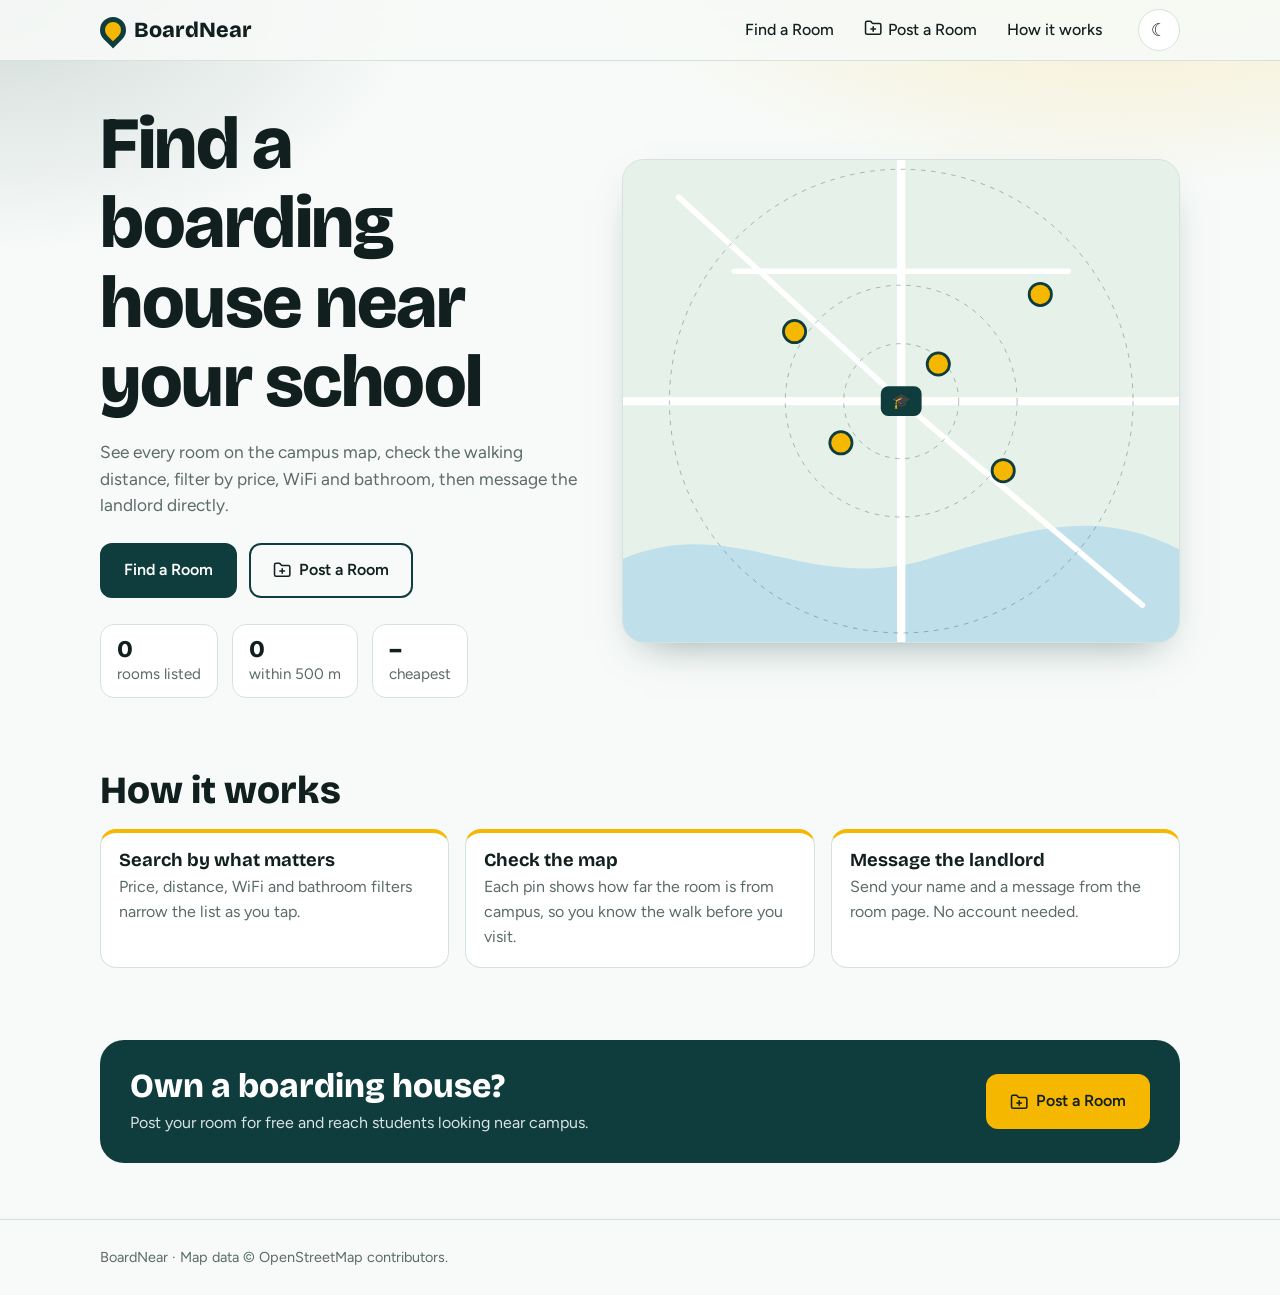
<file: index.html>
<!DOCTYPE html>
<html lang="en">
<head>
<meta charset="utf-8">
<meta name="viewport" content="width=device-width, initial-scale=1, viewport-fit=cover">
<meta name="description" content="Find a boarding house near your school. See rooms on a map, check walking distance and message the landlord.">
<title>BoardNear – Find a boarding house near your school</title>
<link rel="preconnect" href="https://fonts.googleapis.com">
<link rel="preconnect" href="https://fonts.gstatic.com" crossorigin>
<link href="https://fonts.googleapis.com/css2?family=Bricolage+Grotesque:wght@600;800&family=Figtree:wght@400;500;600&display=swap" rel="stylesheet">
<link rel="stylesheet" href="style.css">
</head>
<body data-page="home">
<header><div class="wrap bar">
<a class="logo" href="index.html"><i></i>BoardNear</a>
<nav id="nav" aria-label="Main"><a href="find.html">Find a Room</a><a href="post.html"><svg class="ico" viewBox="0 0 24 24" fill="none" stroke="currentColor" stroke-width="2" stroke-linecap="round" stroke-linejoin="round" aria-hidden="true"><path d="M20 20a2 2 0 0 0 2-2V8a2 2 0 0 0-2-2h-7.9a2 2 0 0 1-1.69-.9L9.6 3.9A2 2 0 0 0 7.93 3H4a2 2 0 0 0-2 2v13a2 2 0 0 0 2 2Z"/><path d="M12 10v6"/><path d="M9 13h6"/></svg>Post a Room</a><a href="index.html#how">How it works</a></nav>
<div id="auth"></div>
<button class="ib" id="theme" aria-label="Switch light or dark mode">☾</button>
<button class="ib" id="menuBtn" aria-label="Open menu" aria-expanded="false">☰</button>
</div></header>

<main>
<div class="wrap hero">
 <div>
  <h1>Find a boarding house near your school</h1>
  <p>See every room on the campus map, check the walking distance, filter by price, WiFi and bathroom, then message the landlord directly.</p>
  <div class="cta"><a class="btn pri" href="find.html">Find a Room</a><a class="btn" href="post.html"><svg class="ico" viewBox="0 0 24 24" fill="none" stroke="currentColor" stroke-width="2" stroke-linecap="round" stroke-linejoin="round" aria-hidden="true"><path d="M20 20a2 2 0 0 0 2-2V8a2 2 0 0 0-2-2h-7.9a2 2 0 0 1-1.69-.9L9.6 3.9A2 2 0 0 0 7.93 3H4a2 2 0 0 0-2 2v13a2 2 0 0 0 2 2Z"/><path d="M12 10v6"/><path d="M9 13h6"/></svg>Post a Room</a></div>
  <div class="stats"><div><b id="sCount">0</b>rooms listed</div><div><b id="sNear">0</b>within 500 m</div><div><b id="sMin">–</b>cheapest</div></div>
 </div>
 <div class="mapbox heroimg"><svg viewBox="0 0 600 520" role="img" aria-label="Illustration: boarding houses around a school">
<rect width="600" height="520" fill="var(--land)"/>
<path d="M0 430 C120 380 200 470 330 430 S520 380 600 420 V520 H0Z" fill="var(--water)"/>
<g stroke="var(--road)" stroke-width="9" fill="none" stroke-linecap="round"><path d="M0 260 H600"/><path d="M300 0 V520"/><path d="M60 40 L300 260 L560 480" stroke-width="6"/><path d="M120 120 H480" stroke-width="6"/></g>
<g fill="none" stroke="var(--pine)" stroke-opacity=".35" stroke-dasharray="5 6"><circle cx="300" cy="260" r="62"/><circle cx="300" cy="260" r="125"/><circle cx="300" cy="260" r="250"/></g>
<g fill="var(--sun)" stroke="var(--pine)" stroke-width="3"><circle cx="340" cy="220" r="12"/><circle cx="235" cy="305" r="12"/><circle cx="410" cy="335" r="12"/><circle cx="185" cy="185" r="12"/><circle cx="450" cy="145" r="12"/></g>
<g transform="translate(300 260)"><rect x="-22" y="-16" width="44" height="32" rx="8" fill="var(--pine)"/><text y="5" text-anchor="middle" font-size="16">🎓</text></g>
</svg></div>
</div>

<section id="how"><div class="wrap">
 <div class="head"><h2>How it works</h2></div>
 <div class="how">
  <div><h3>Search by what matters</h3><p>Price, distance, WiFi and bathroom filters narrow the list as you tap.</p></div>
  <div><h3>Check the map</h3><p>Each pin shows how far the room is from campus, so you know the walk before you visit.</p></div>
  <div><h3>Message the landlord</h3><p>Send your name and a message from the room page. No account needed.</p></div>
 </div>
</div></section>
<section><div class="wrap"><div class="band"><div><h2>Own a boarding house?</h2><p>Post your room for free and reach students looking near campus.</p></div><a class="btn" href="post.html"><svg class="ico" viewBox="0 0 24 24" fill="none" stroke="currentColor" stroke-width="2" stroke-linecap="round" stroke-linejoin="round" aria-hidden="true"><path d="M20 20a2 2 0 0 0 2-2V8a2 2 0 0 0-2-2h-7.9a2 2 0 0 1-1.69-.9L9.6 3.9A2 2 0 0 0 7.93 3H4a2 2 0 0 0-2 2v13a2 2 0 0 0 2 2Z"/><path d="M12 10v6"/><path d="M9 13h6"/></svg>Post a Room</a></div></div></section>
</main>

<footer><div class="wrap">BoardNear · Map data © OpenStreetMap contributors.</div></footer>
<div class="toast" id="toast" role="status"></div>
<script src="js/config.js"></script>
<script src="js/data.js"></script>
<script src="js/auth.js"></script>
<script src="js/page-home.js"></script>
<script src="js/main.js"></script>
</body>
</html>
</file>
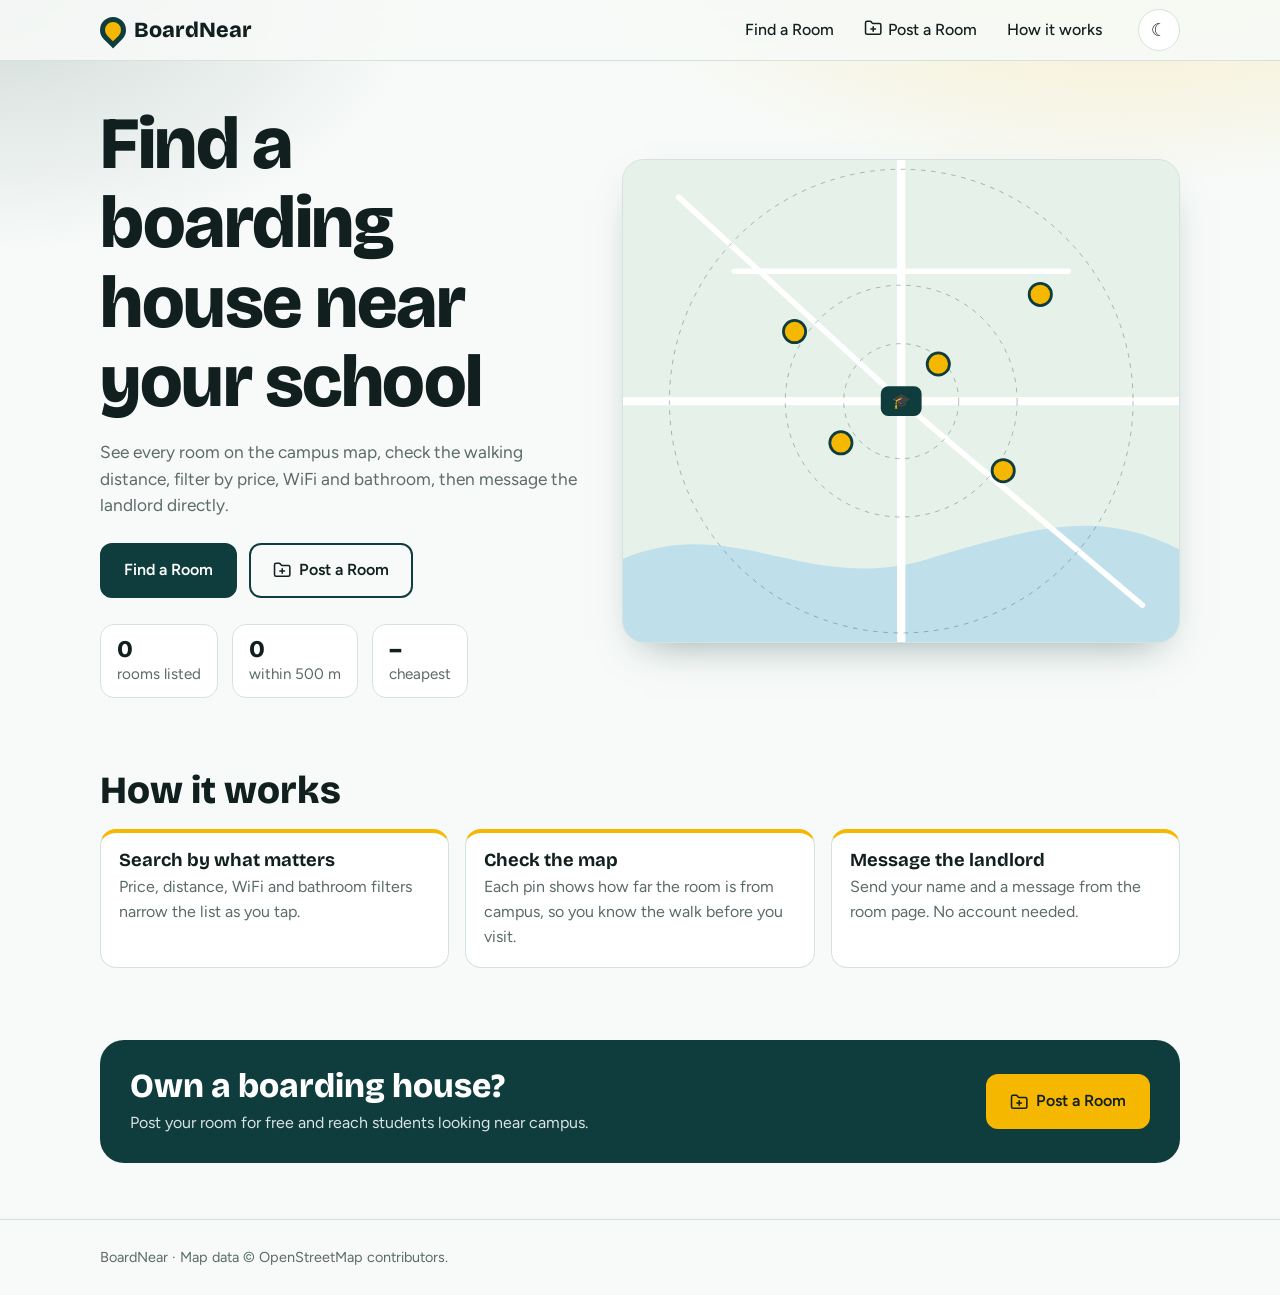
<file: index copy.html>
<!DOCTYPE html>
<html lang="en">
<head>
<meta charset="utf-8">
<meta name="viewport" content="width=device-width, initial-scale=1, viewport-fit=cover">
<meta name="description" content="Find a boarding house near your school. See rooms on a map, check walking distance and message the landlord.">
<title>BoardNear – Find a boarding house near your school</title>
<link rel="preconnect" href="https://fonts.googleapis.com">
<link rel="preconnect" href="https://fonts.gstatic.com" crossorigin>
<link href="https://fonts.googleapis.com/css2?family=Bricolage+Grotesque:wght@600;800&family=Figtree:wght@400;500;600&display=swap" rel="stylesheet">
<link rel="stylesheet" href="style.css">
</head>
<body data-page="home">
<header><div class="wrap bar">
<a class="logo" href="index.html"><i></i>BoardNear</a>
<nav id="nav" aria-label="Main"><a href="find.html">Find a Room</a><a href="post.html"><svg class="ico" viewBox="0 0 24 24" fill="none" stroke="currentColor" stroke-width="2" stroke-linecap="round" stroke-linejoin="round" aria-hidden="true"><path d="M20 20a2 2 0 0 0 2-2V8a2 2 0 0 0-2-2h-7.9a2 2 0 0 1-1.69-.9L9.6 3.9A2 2 0 0 0 7.93 3H4a2 2 0 0 0-2 2v13a2 2 0 0 0 2 2Z"/><path d="M12 10v6"/><path d="M9 13h6"/></svg>Post a Room</a><a href="index.html#how">How it works</a></nav>
<div id="auth"></div>
<button class="ib" id="theme" aria-label="Switch light or dark mode">☾</button>
<button class="ib" id="menuBtn" aria-label="Open menu" aria-expanded="false">☰</button>
</div></header>

<main>
<div class="wrap hero">
 <div>
  <h1>Find a boarding house near your school</h1>
  <p>See every room on the campus map, check the walking distance, filter by price, WiFi and bathroom, then message the landlord directly.</p>
  <div class="cta"><a class="btn pri" href="find.html">Find a Room</a><a class="btn" href="post.html"><svg class="ico" viewBox="0 0 24 24" fill="none" stroke="currentColor" stroke-width="2" stroke-linecap="round" stroke-linejoin="round" aria-hidden="true"><path d="M20 20a2 2 0 0 0 2-2V8a2 2 0 0 0-2-2h-7.9a2 2 0 0 1-1.69-.9L9.6 3.9A2 2 0 0 0 7.93 3H4a2 2 0 0 0-2 2v13a2 2 0 0 0 2 2Z"/><path d="M12 10v6"/><path d="M9 13h6"/></svg>Post a Room</a></div>
  <div class="stats"><div><b id="sCount">0</b>rooms listed</div><div><b id="sNear">0</b>within 500 m</div><div><b id="sMin">–</b>cheapest</div></div>
 </div>
 <div class="mapbox heroimg"><svg viewBox="0 0 600 520" role="img" aria-label="Illustration: boarding houses around a school">
<rect width="600" height="520" fill="var(--land)"/>
<path d="M0 430 C120 380 200 470 330 430 S520 380 600 420 V520 H0Z" fill="var(--water)"/>
<g stroke="var(--road)" stroke-width="9" fill="none" stroke-linecap="round"><path d="M0 260 H600"/><path d="M300 0 V520"/><path d="M60 40 L300 260 L560 480" stroke-width="6"/><path d="M120 120 H480" stroke-width="6"/></g>
<g fill="none" stroke="var(--pine)" stroke-opacity=".35" stroke-dasharray="5 6"><circle cx="300" cy="260" r="62"/><circle cx="300" cy="260" r="125"/><circle cx="300" cy="260" r="250"/></g>
<g fill="var(--sun)" stroke="var(--pine)" stroke-width="3"><circle cx="340" cy="220" r="12"/><circle cx="235" cy="305" r="12"/><circle cx="410" cy="335" r="12"/><circle cx="185" cy="185" r="12"/><circle cx="450" cy="145" r="12"/></g>
<g transform="translate(300 260)"><rect x="-22" y="-16" width="44" height="32" rx="8" fill="var(--pine)"/><text y="5" text-anchor="middle" font-size="16">🎓</text></g>
</svg></div>
</div>

<section id="how"><div class="wrap">
 <div class="head"><h2>How it works</h2></div>
 <div class="how">
  <div><h3>Search by what matters</h3><p>Price, distance, WiFi and bathroom filters narrow the list as you tap.</p></div>
  <div><h3>Check the map</h3><p>Each pin shows how far the room is from campus, so you know the walk before you visit.</p></div>
  <div><h3>Message the landlord</h3><p>Send your name and a message from the room page. No account needed.</p></div>
 </div>
</div></section>
<section><div class="wrap"><div class="band"><div><h2>Own a boarding house?</h2><p>Post your room for free and reach students looking near campus.</p></div><a class="btn" href="post.html"><svg class="ico" viewBox="0 0 24 24" fill="none" stroke="currentColor" stroke-width="2" stroke-linecap="round" stroke-linejoin="round" aria-hidden="true"><path d="M20 20a2 2 0 0 0 2-2V8a2 2 0 0 0-2-2h-7.9a2 2 0 0 1-1.69-.9L9.6 3.9A2 2 0 0 0 7.93 3H4a2 2 0 0 0-2 2v13a2 2 0 0 0 2 2Z"/><path d="M12 10v6"/><path d="M9 13h6"/></svg>Post a Room</a></div></div></section>
</main>

<footer><div class="wrap">BoardNear · Map data © OpenStreetMap contributors.</div></footer>
<div class="toast" id="toast" role="status"></div>
<script src="js/config.js"></script>
<script src="js/data.js"></script>
<script src="js/auth.js"></script>
<script src="js/page-home.js"></script>
<script src="js/main.js"></script>
</body>
</html>
</file>
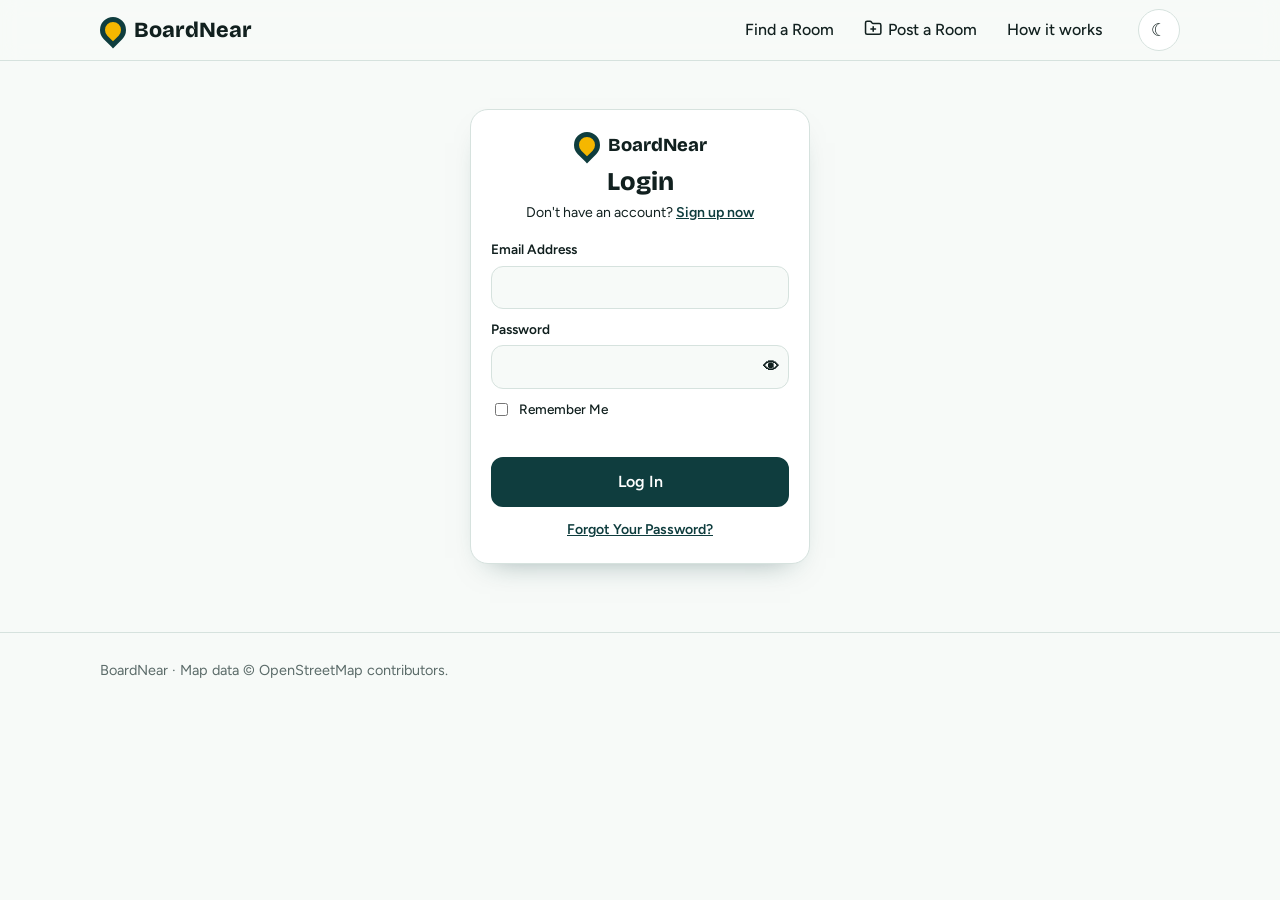
<file: login.html>
<!DOCTYPE html>
<html lang="en">
<head>
<meta charset="utf-8">
<meta name="viewport" content="width=device-width, initial-scale=1, viewport-fit=cover">
<meta name="description" content="Log in or create a BoardNear account.">
<title>Login – BoardNear</title>
<link rel="preconnect" href="https://fonts.googleapis.com">
<link rel="preconnect" href="https://fonts.gstatic.com" crossorigin>
<link href="https://fonts.googleapis.com/css2?family=Bricolage+Grotesque:wght@600;800&family=Figtree:wght@400;500;600&display=swap" rel="stylesheet">
<link rel="stylesheet" href="style.css">
</head>
<body data-page="login">
<header><div class="wrap bar">
<a class="logo" href="index.html"><i></i>BoardNear</a>
<nav id="nav" aria-label="Main"><a href="find.html">Find a Room</a><a href="post.html"><svg class="ico" viewBox="0 0 24 24" fill="none" stroke="currentColor" stroke-width="2" stroke-linecap="round" stroke-linejoin="round" aria-hidden="true"><path d="M20 20a2 2 0 0 0 2-2V8a2 2 0 0 0-2-2h-7.9a2 2 0 0 1-1.69-.9L9.6 3.9A2 2 0 0 0 7.93 3H4a2 2 0 0 0-2 2v13a2 2 0 0 0 2 2Z"/><path d="M12 10v6"/><path d="M9 13h6"/></svg>Post a Room</a><a href="index.html#how">How it works</a></nav>
<div id="auth"></div>
<button class="ib" id="theme" aria-label="Switch light or dark mode">☾</button>
<button class="ib" id="menuBtn" aria-label="Open menu" aria-expanded="false">☰</button>
</div></header>

<main><section><div class="wrap">
 <div class="authcard" id="authCard">
  <a class="logo" href="index.html"><i></i>BoardNear</a>
  <h1 id="aTitle">Login</h1>
  <p class="sub" id="aSub"></p>
  <form id="authForm" novalidate>
   <label id="fName" hidden>Full Name<input type="text" id="aName" autocomplete="name"></label>
   <label>Email Address<input type="email" id="aEmail" autocomplete="email" inputmode="email"></label>
   <label><span id="passLbl">Password</span><span class="pw"><input type="password" id="aPass" autocomplete="current-password"><button type="button" class="eye" id="aEye" aria-label="Show password">👁</button></span></label>
   <label id="fConf" hidden>Confirm Password<input type="password" id="aConf" autocomplete="new-password"></label>
   <label class="rem" id="fRem"><input type="checkbox" id="aRem"> Remember Me</label>
   <p class="meta" id="aNote" hidden>This demo resets passwords for accounts made on this device only.</p>
   <p class="err" id="aErr" role="alert"></p>
   <button class="btn pri full" id="aBtn" type="submit">Log In</button>
  </form>
  <p class="forgot" id="forgotRow"><a href="#" data-mode="forgot">Forgot Your Password?</a></p>
  <div id="gWrap"><div class="or"><span>or</span></div><div id="gBtn"></div></div>
 </div>
</div></section></main>

<footer><div class="wrap">BoardNear · Map data © OpenStreetMap contributors.</div></footer>
<div class="toast" id="toast" role="status"></div>
<script src="js/config.js"></script>
<script src="js/data.js"></script>
<script src="js/auth.js"></script>
<script src="js/page-login.js"></script>
<script src="js/main.js"></script>
</body>
</html>
</file>
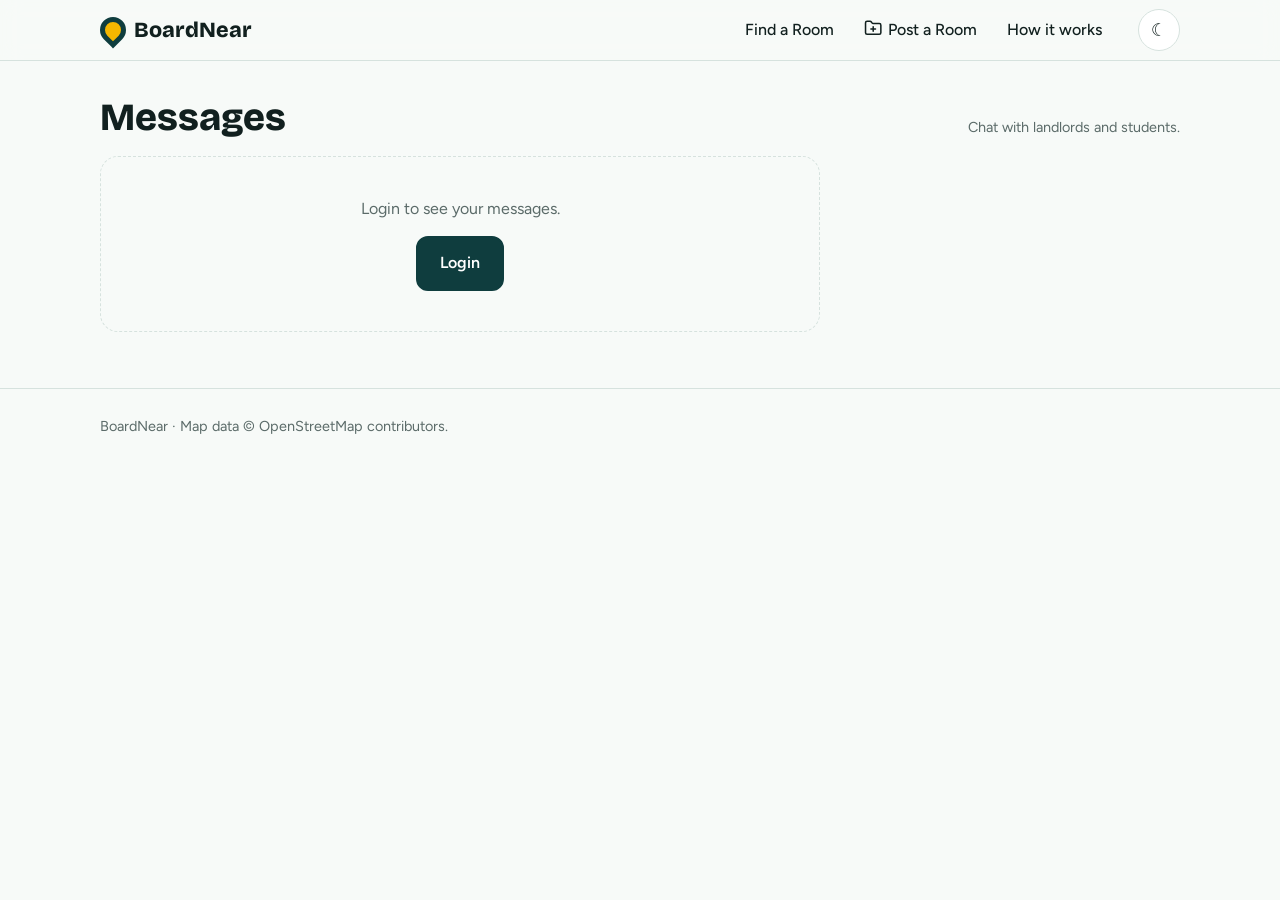
<file: messages.html>
<!DOCTYPE html>
<html lang="en">
<head>
<meta charset="utf-8">
<meta name="viewport" content="width=device-width, initial-scale=1, viewport-fit=cover">
<meta name="description" content="Chat with landlords and students.">
<title>Messages – BoardNear</title>
<link rel="preconnect" href="https://fonts.googleapis.com">
<link rel="preconnect" href="https://fonts.gstatic.com" crossorigin>
<link href="https://fonts.googleapis.com/css2?family=Bricolage+Grotesque:wght@600;800&family=Figtree:wght@400;500;600&display=swap" rel="stylesheet">
<link rel="stylesheet" href="style.css">
</head>
<body data-page="messages">
<header><div class="wrap bar">
<a class="logo" href="index.html"><i></i>BoardNear</a>
<nav id="nav" aria-label="Main"><a href="find.html">Find a Room</a><a href="post.html"><svg class="ico" viewBox="0 0 24 24" fill="none" stroke="currentColor" stroke-width="2" stroke-linecap="round" stroke-linejoin="round" aria-hidden="true"><path d="M20 20a2 2 0 0 0 2-2V8a2 2 0 0 0-2-2h-7.9a2 2 0 0 1-1.69-.9L9.6 3.9A2 2 0 0 0 7.93 3H4a2 2 0 0 0-2 2v13a2 2 0 0 0 2 2Z"/><path d="M12 10v6"/><path d="M9 13h6"/></svg>Post a Room</a><a href="index.html#how">How it works</a></nav>
<div id="auth"></div>
<button class="ib" id="theme" aria-label="Switch light or dark mode">☾</button>
<button class="ib" id="menuBtn" aria-label="Open menu" aria-expanded="false">☰</button>
</div></header>

<main><section><div class="wrap">
 <div class="head"><h2>Messages</h2><span class="meta">Chat with landlords and students.</span></div>
 <div class="msgs" id="msgList"></div>
</div></section></main>

<footer><div class="wrap">BoardNear · Map data © OpenStreetMap contributors.</div></footer>
<div class="toast" id="toast" role="status"></div>
<script src="js/config.js"></script>
<script src="js/data.js"></script>
<script src="js/auth.js"></script>
<script src="js/page-messages.js"></script>
<script src="js/main.js"></script>
</body>
</html>
</file>
<file: style.css>
/* BoardNear styles
   1. Theme  2. Base  3. Header  4. Buttons & forms  5. Home  6. Room cards
   7. Dialog  8. Post page  9. Login  10. Messages  11. Footer, toast, responsive */

/* ============ 1. Theme ============ */
:root {
  --bg: #f7faf8; --surface: #fff; --ink: #11201f; --muted: #5b6b69; --line: #d6e2de;
  --pine: #0f3d3e; --pine-ink: #fff; --sun: #f5b700;
  --land: #e6f1ea; --road: #fff; --water: #bfe0ea; --err: #b3261e;

  box-sizing: border-box;
  padding-top: env(safe-area-inset-top, 0px);
  padding-bottom: env(safe-area-inset-bottom, 0px);
}
/* Dark mode: follows the device unless the visitor picked a theme with the toggle */
@media (prefers-color-scheme: dark) {
  :root:not([data-theme="light"]) {
    --bg: #0c1615; --surface: #13221f; --ink: #e8f2ef; --muted: #9bb0ab; --line: #26403b;
    --pine: #7fd1b9; --pine-ink: #08201b; --land: #162a26; --road: #22403a; --water: #1b3d4a; --err: #ff8a80;
    color-scheme: dark;
  }
}
:root[data-theme="dark"] {
  --bg: #0c1615; --surface: #13221f; --ink: #e8f2ef; --muted: #9bb0ab; --line: #26403b;
  --pine: #7fd1b9; --pine-ink: #08201b; --land: #162a26; --road: #22403a; --water: #1b3d4a; --err: #ff8a80;
  color-scheme: dark;
}

/* ============ 2. Base ============ */
*, *::before, *::after { box-sizing: border-box; }
html { scroll-behavior: smooth; scroll-padding-top: 70px; }
body {
  margin: 0;
  background: var(--bg);
  color: var(--ink);
  font: 400 16px/1.55 Figtree, system-ui, -apple-system, "Segoe UI", sans-serif;
}
h1, h2, h3 { font-family: "Bricolage Grotesque", Figtree, system-ui, sans-serif; line-height: 1.08; margin: 0; }
a { color: inherit; }
button, input, textarea, select { font: inherit; color: inherit; }
:focus-visible { outline: 3px solid var(--sun); outline-offset: 2px; }
[hidden] { display: none !important; }

.wrap { max-width: 1120px; margin: 0 auto; padding: 0 20px; }
section { padding: 36px 0; }
.head { display: flex; flex-wrap: wrap; align-items: end; justify-content: space-between; gap: 14px; margin-bottom: 18px; }
.head h2 { font-size: clamp(1.7rem, 4vw, 2.4rem); font-weight: 800; }
.meta { color: var(--muted); font-size: .9rem; margin: 2px 0 6px; }
.head .meta { margin: 0; }
.err { color: var(--err); font-size: .88rem; min-height: 1.2em; margin: 0; }
.empty {
  grid-column: 1 / -1; text-align: center; color: var(--muted);
  padding: 40px 10px; border: 1.5px dashed var(--line); border-radius: 18px;
}
.empty .btn { margin-top: 14px; }

/* ============ 3. Header ============ */
header {
  position: sticky; top: 0; z-index: 20;
  background: color-mix(in srgb, var(--bg) 88%, transparent);
  backdrop-filter: blur(10px);
  border-bottom: 1px solid var(--line);
}
.bar { display: flex; align-items: center; gap: 12px; height: 60px; }
.logo {
  display: flex; align-items: center; gap: 8px; margin-right: auto;
  font: 800 1.35rem "Bricolage Grotesque", sans-serif; text-decoration: none;
}
.logo i {
  display: inline-block; width: 26px; height: 26px;
  border: 5px solid var(--pine); border-radius: 50% 50% 50% 0;
  background: var(--sun); transform: rotate(-45deg);
}
nav { display: flex; gap: 6px; }
nav a { padding: 8px 12px; border-radius: 99px; text-decoration: none; font-weight: 500; }
nav a:hover, nav a[aria-current="page"] { background: var(--land); }

.ib {
  width: 42px; height: 42px; border-radius: 50%;
  border: 1.5px solid var(--line); background: var(--surface);
  font-size: 1.1rem; cursor: pointer;
}
#menuBtn { display: none; }

#auth { display: flex; align-items: center; gap: 8px; }
.avatar { width: 34px; height: 34px; border-radius: 50%; border: 1.5px solid var(--line); object-fit: cover; }
.avatar.ini { display: grid; place-items: center; background: var(--pine); color: var(--pine-ink); font-weight: 700; }
.uname { max-width: 130px; overflow: hidden; text-overflow: ellipsis; white-space: nowrap; font-weight: 600; font-size: .9rem; }

/* Small icons inside buttons and links */
.ico { width: 1.15em; height: 1.15em; flex: none; vertical-align: -.2em; }
nav a .ico { margin-right: 6px; }

/* ============ 4. Buttons & forms ============ */
.btn {
  display: inline-flex; align-items: center; justify-content: center; gap: 8px;
  padding: 13px 22px; border-radius: 12px;
  border: 2px solid var(--pine); background: transparent;
  font-weight: 600; text-decoration: none; cursor: pointer; transition: transform .15s;
}
.btn:active { transform: scale(.97); }
.btn.pri { background: var(--pine); color: var(--pine-ink); }
.btn.so { padding: 6px 14px; border-radius: 99px; font-size: .85rem; }
.btn.full { width: 100%; padding: 14px; font-size: 1.05rem; }
.btn.end { justify-self: end; }

.chips { display: flex; gap: 8px; flex-wrap: wrap; align-items: center; margin-bottom: 18px; }
.chip { padding: 8px 16px; border-radius: 99px; border: 1.5px solid var(--pine); background: transparent; font-weight: 500; cursor: pointer; }
.chip[aria-pressed="true"] { background: var(--pine); color: var(--pine-ink); }
select.chip { appearance: none; background: var(--surface); }

label { display: grid; gap: 5px; font-weight: 600; font-size: .92rem; }
.lbl { font-weight: 600; font-size: .92rem; margin-bottom: 6px; }
input[type=text], input[type=number], input[type=email], input[type=password], textarea {
  width: 100%; padding: 12px 14px;
  border: 1.5px solid var(--line); border-radius: 12px; background: var(--bg);
}
input:focus, textarea:focus { border-color: var(--pine); }

/* ============ 5. Home ============ */
body[data-page="home"] {
  background:
    radial-gradient(900px 420px at 88% -5%, rgba(245,183,0,.22), transparent 60%),
    radial-gradient(700px 420px at 0% 0%, color-mix(in srgb, var(--pine) 16%, transparent), transparent 60%),
    var(--bg);
}
.hero { display: grid; grid-template-columns: 1fr 1.15fr; gap: 36px; align-items: center; padding-block: 44px 36px; }
.hero h1 { font-size: clamp(2.6rem, 7vw, 4.6rem); font-weight: 800; letter-spacing: -.02em; }
.hero p { color: var(--muted); max-width: 46ch; margin: 16px 0 24px; font-size: 1.08rem; }
.cta { display: flex; gap: 12px; flex-wrap: wrap; }
.stats { display: flex; flex-wrap: wrap; gap: 14px; margin-top: 26px; color: var(--muted); font-size: .95rem; }
.stats > div { background: var(--surface); border: 1.5px solid var(--line); border-radius: 14px; padding: 10px 16px; }
.stats b { display: block; font: 800 1.5rem "Bricolage Grotesque", sans-serif; color: var(--ink); }

.mapbox {
  position: relative; isolation: isolate; overflow: hidden;
  border: 1.5px solid var(--line); border-radius: 22px; background: var(--land);
  box-shadow: 0 18px 40px -22px rgba(15,61,62,.5);
}
.heroimg svg { display: block; width: 100%; height: auto; }
.findmap { margin-bottom: 22px; }
#map { width: 100%; height: 440px; z-index: 0; }
.legend {
  position: absolute; left: 12px; bottom: 12px; z-index: 500;
  background: var(--surface); border: 1px solid var(--line); border-radius: 10px;
  padding: 6px 10px; font-size: .8rem; color: var(--muted);
}

.how { display: grid; grid-template-columns: repeat(auto-fit, minmax(220px, 1fr)); gap: 16px; }
.how div { background: var(--surface); border: 1.5px solid var(--line); border-top: 4px solid var(--sun); border-radius: 16px; padding: 18px; }
.how h3 { font-size: 1.15rem; margin-bottom: 4px; }
.how p { margin: 0; color: var(--muted); }

.band {
  display: flex; align-items: center; justify-content: space-between; flex-wrap: wrap; gap: 18px;
  background: var(--pine); color: var(--pine-ink); border-radius: 24px; padding: 28px 30px;
}
.band h2 { font-size: clamp(1.5rem, 3.5vw, 2.1rem); font-weight: 800; }
.band p { margin: 6px 0 0; opacity: .85; }
.band .btn { background: var(--sun); border-color: var(--sun); color: #11201f; }

/* ============ 6. Room cards ============ */
.grid { display: grid; grid-template-columns: repeat(auto-fill, minmax(270px, 1fr)); gap: 18px; }
.card {
  position: relative; overflow: hidden; cursor: pointer;
  background: var(--surface); border: 1.5px solid var(--line); border-radius: 18px;
  transition: border-color .15s, transform .15s;
}
.card:hover { transform: translateY(-3px); }
.card:hover, .card.on, .card:focus-within { border-color: var(--pine); }
.photo {
  position: relative; display: grid; place-items: center;
  aspect-ratio: 16 / 10; font-size: 3.2rem;
  background-size: cover; background-position: center;
}
.cbody { padding: 14px 16px 16px; }
.card h3 { font-size: 1.15rem; }
/* The room name is a real button; its ::after stretches over the whole card so the card is clickable */
.open { all: unset; cursor: pointer; }
.open::after { content: ""; position: absolute; inset: 0; z-index: 1; }
.open:focus-visible { outline: 3px solid var(--sun); outline-offset: 2px; }
.price { font-weight: 600; }
.tag { display: inline-block; margin-right: 4px; padding: 2px 8px; border-radius: 99px; background: var(--land); font-size: .75rem; }
.badge {
  position: absolute; left: 10px; bottom: 10px;
  background: var(--surface); color: var(--ink); border-radius: 99px; padding: 3px 11px;
  font: 600 .8rem Figtree, sans-serif;
}
.heart {
  position: absolute; top: 10px; right: 10px; z-index: 2;
  display: grid; place-items: center; width: 40px; height: 40px; padding: 0;
  border: 0; border-radius: 50%; background: var(--surface);
  color: var(--muted); font-size: 1.25rem; cursor: pointer;
  box-shadow: 0 2px 8px rgba(0,0,0,.25);
}
.heart[aria-pressed="true"] { color: #e0245e; }
.del {
  position: relative; z-index: 2; width: 100%; margin-top: 12px; padding: 8px;
  border: 1.5px solid var(--err); border-radius: 10px; background: transparent;
  color: var(--err); font-weight: 600; cursor: pointer;
}
.del:hover { background: var(--err); color: #fff; }

/* ============ 7. Room dialog ============ */
dialog {
  width: min(560px, 94vw); max-height: 92vh; overflow: auto; padding: 0;
  border: 0; border-radius: 22px; background: var(--surface); color: var(--ink);
  box-shadow: 0 30px 80px rgba(0,0,0,.4);
}
dialog::backdrop { background: rgba(5,20,18,.6); }
.dh { display: flex; justify-content: space-between; align-items: center; padding: 14px 18px; border-bottom: 1px solid var(--line); }
.dh h3 { font-size: 1.1rem; }
.db { display: grid; gap: 12px; padding: 18px; }
.big { display: grid; place-items: center; height: 200px; border-radius: 14px; font-size: 4rem; background-size: cover; background-position: center; }
.thumbs { display: flex; gap: 8px; }
.thumbs span { flex: 1; display: grid; place-items: center; height: 54px; border-radius: 10px; font-size: 1.4rem; opacity: .9; }
.room-title { font-size: 1.5rem; }
.room-price { font-size: 1.2rem; }
.msg-form { display: grid; gap: 10px; }
.msg-form .lbl { margin: 0; }
.qs { display: flex; gap: 6px; flex-wrap: wrap; }
.qs .chip { padding: 5px 12px; font-size: .85rem; }

/* ============ 8. Post page ============ */
form.post {
  display: grid; gap: 14px; max-width: 560px; padding: 22px;
  background: var(--surface); border: 1.5px solid var(--line); border-radius: 20px;
}
.row { display: flex; gap: 16px; flex-wrap: wrap; font-weight: 500; }
.row label { display: flex; align-items: center; gap: 8px; font-weight: 500; }
.pickmap { position: relative; isolation: isolate; overflow: hidden; border: 1.5px solid var(--line); border-radius: 12px; }
#pick { height: 300px; width: 100%; z-index: 0; }
.drop {
  display: grid; place-items: center; width: 100%; min-height: 120px;
  border: 1.5px dashed var(--muted); border-radius: 12px; background: var(--land);
  color: var(--muted); text-align: center; cursor: pointer;
  background-size: cover; background-position: center;
}
.gate { max-width: 560px; padding: 26px; text-align: center; background: var(--surface); border: 1.5px solid var(--line); border-radius: 20px; }
.gate h3 { font-size: 1.4rem; margin-bottom: 8px; }
.gate p { color: var(--muted); margin: 0; }
.gate .btn { margin-top: 16px; }

/* ============ 9. Login (compact card) ============ */
.authcard {
  max-width: 340px; margin: 12px auto; padding: 22px 20px; text-align: center;
  background: var(--surface); border: 1.5px solid var(--line); border-radius: 18px;
  box-shadow: 0 14px 30px -20px rgba(15,61,62,.5);
}
.authcard .logo { justify-content: center; margin: 0 0 10px; font-size: 1.15rem; }
.authcard h1 { font-size: 1.6rem; font-weight: 800; }
.authcard .sub { margin: 6px 0 16px; font-size: .88rem; }
.authcard a:not(.logo) { color: var(--pine); font-weight: 600; }
.authcard form { display: grid; gap: 10px; text-align: left; }
.authcard label { font-size: .85rem; }
.authcard input[type=text], .authcard input[type=email], .authcard input[type=password] { padding: 9px 12px; font-size: .95rem; }
.authcard .btn.full { padding: 11px; font-size: 1rem; }
.pw { position: relative; display: block; }
.pw input { padding-right: 42px; }
.eye { position: absolute; right: 4px; top: 50%; transform: translateY(-50%); padding: 6px; border: 0; background: none; font-size: 1rem; cursor: pointer; }
label.rem { display: flex; align-items: center; gap: 8px; font-weight: 500; }
label.rem input { width: auto; }
.forgot { margin: 12px 0 0; font-size: .88rem; }
.or { display: flex; align-items: center; gap: 12px; margin: 16px 0 10px; color: var(--muted); font-size: .8rem; }
.or::before, .or::after { content: ""; flex: 1; height: 1px; background: var(--line); }
#gBtn { display: flex; justify-content: center; min-height: 40px; }

/* ============ 10. Messages ============ */
.msgs { display: grid; gap: 14px; max-width: 720px; }
.msg { padding: 16px; background: var(--surface); border: 1.5px solid var(--line); border-radius: 16px; }
.msg.new { border-color: var(--sun); box-shadow: 0 0 0 3px color-mix(in srgb, var(--sun) 30%, transparent); }
.msg p { margin: 8px 0 12px; }
.mh { display: flex; justify-content: space-between; flex-wrap: wrap; gap: 10px; }
.macts { display: flex; gap: 8px; }

/* ============ 11. Footer, toast, responsive ============ */
footer { margin-top: 20px; padding: 26px 0; border-top: 1px solid var(--line); color: var(--muted); font-size: .9rem; }
.toast {
  position: fixed; left: 50%; bottom: calc(24px + env(safe-area-inset-bottom, 0px)); z-index: 50;
  transform: translate(-50%, 40px); padding: 12px 20px; border-radius: 12px;
  background: var(--pine); color: var(--pine-ink); font-weight: 600;
  opacity: 0; pointer-events: none; transition: .25s;
}
.toast.show { opacity: 1; transform: translate(-50%, 0); }

@media (max-width: 820px) {
  .hero { grid-template-columns: 1fr; padding-top: 26px; }
  #menuBtn { display: block; }
  .uname { display: none; }
  nav {
    display: none; position: absolute; top: 60px; left: 0; right: 0; flex-direction: column;
    padding: 10px 20px; background: var(--bg); border-bottom: 1px solid var(--line);
  }
  nav.open { display: flex; }
}
@media (max-width: 480px) {
  .btn.so { padding: 6px 10px; }
}
@media (prefers-reduced-motion: reduce) {
  *, *::before, *::after { transition: none !important; scroll-behavior: auto !important; }
}

/* ---- Messenger-style chat (Messages page) ---- */
.messenger {
  display: grid; grid-template-columns: 340px 1fr; max-width: none;
  height: min(76vh, 640px); min-height: 460px;
  background: var(--surface); border: 1.5px solid var(--line); border-radius: 20px; overflow: hidden;
}
.convs { display: flex; flex-direction: column; gap: 2px; padding-bottom: 8px; overflow-y: auto; border-right: 1px solid var(--line); }
.convs-head { padding: 16px 18px 8px; font: 800 1.5rem "Bricolage Grotesque", sans-serif; }
.conv {
  display: flex; align-items: center; gap: 12px; width: calc(100% - 12px); margin: 0 6px; padding: 10px 12px;
  border: 0; border-radius: 12px; background: none; text-align: left; cursor: pointer;
}
.conv:hover, .conv.on { background: var(--land); }
.cbox { flex: 1; min-width: 0; display: grid; gap: 2px; }
.crow { display: flex; align-items: center; justify-content: space-between; gap: 8px; min-width: 0; }
.cname { overflow: hidden; text-overflow: ellipsis; white-space: nowrap; font-weight: 600; }
.ctime { flex: none; color: var(--muted); font-size: .75rem; }
.cprev { overflow: hidden; text-overflow: ellipsis; white-space: nowrap; color: var(--muted); font-size: .88rem; }
.conv.unread .cname, .conv.unread .cprev { color: var(--ink); font-weight: 700; }
.dot {
  display: inline-grid; place-items: center; flex: none; min-width: 20px; height: 20px; padding: 0 6px;
  border-radius: 99px; background: var(--pine); color: var(--pine-ink); font-size: .72rem; font-weight: 700;
}
.av {
  display: grid; place-items: center; flex: none; width: 46px; height: 46px; border-radius: 50%;
  color: #fff; font-weight: 700; font-size: 1.1rem; text-shadow: 0 1px 2px rgba(0,0,0,.25);
}
.av.sm { width: 28px; height: 28px; font-size: .8rem; }
.av.ghost { background: none; }

.chat { display: flex; flex-direction: column; min-width: 0; min-height: 0; padding: 0; }
.chat-head { display: flex; align-items: center; gap: 12px; padding: 10px 14px; border-bottom: 1px solid var(--line); }
.who { flex: 1; min-width: 0; display: grid; }
.who span { overflow: hidden; text-overflow: ellipsis; white-space: nowrap; color: var(--muted); font-size: .82rem; }
.back { display: none; }
.bubbles { flex: 1; display: flex; flex-direction: column; gap: 2px; padding: 14px; overflow-y: auto; }
.stamp { align-self: center; margin: 10px 0 6px; color: var(--muted); font-size: .75rem; }
.mrow { display: flex; align-items: flex-end; gap: 8px; }
.mrow.me { justify-content: flex-end; }
.mrow.en { margin-bottom: 8px; }
.bub { max-width: 70%; padding: 8px 14px; border-radius: 18px; background: var(--land); line-height: 1.4; white-space: pre-wrap; overflow-wrap: anywhere; }
.mrow.me .bub { background: var(--pine); color: var(--pine-ink); }
/* Messages in the same group have a flatter corner on the side of the sender */
.mrow.them:not(.st) .bub { border-top-left-radius: 6px; }
.mrow.them:not(.en) .bub { border-bottom-left-radius: 6px; }
.mrow.me:not(.st) .bub { border-top-right-radius: 6px; }
.mrow.me:not(.en) .bub { border-bottom-right-radius: 6px; }
.seen { align-self: flex-end; margin: 0 4px; color: var(--muted); font-size: .72rem; }
.composer { display: flex; align-items: flex-end; gap: 8px; padding: 10px 12px; border-top: 1px solid var(--line); }
.composer textarea { flex: 1; max-height: 120px; padding: 10px 16px; border-color: transparent; border-radius: 22px; background: var(--land); line-height: 1.4; resize: none; }
.send { display: grid; place-items: center; flex: none; width: 42px; height: 42px; border: 0; border-radius: 50%; background: var(--pine); color: var(--pine-ink); cursor: pointer; }
.send:disabled { opacity: .35; cursor: default; }
.send svg { width: 20px; height: 20px; }

@media (max-width: 820px) {
  .messenger { grid-template-columns: 1fr; height: calc(100vh - 160px); }
  .messenger[data-view="list"] .chat { display: none; }
  .messenger[data-view="chat"] .convs { display: none; }
  .back { display: inline-grid; place-items: center; }
  .bub { max-width: 82%; }
}

/* Keep the header buttons on one line on small phones */
.btn.so { white-space: nowrap; }
@media (max-width: 480px) {
  .avatar { display: none; }
  .bar { gap: 8px; }
}

/* School marker on the maps */
.school-pin {
  display: grid; place-items: center; background: var(--pine); border-radius: 8px;
  font-size: 18px; line-height: 1; box-shadow: 0 2px 8px rgba(0,0,0,.35);
}
</file>
